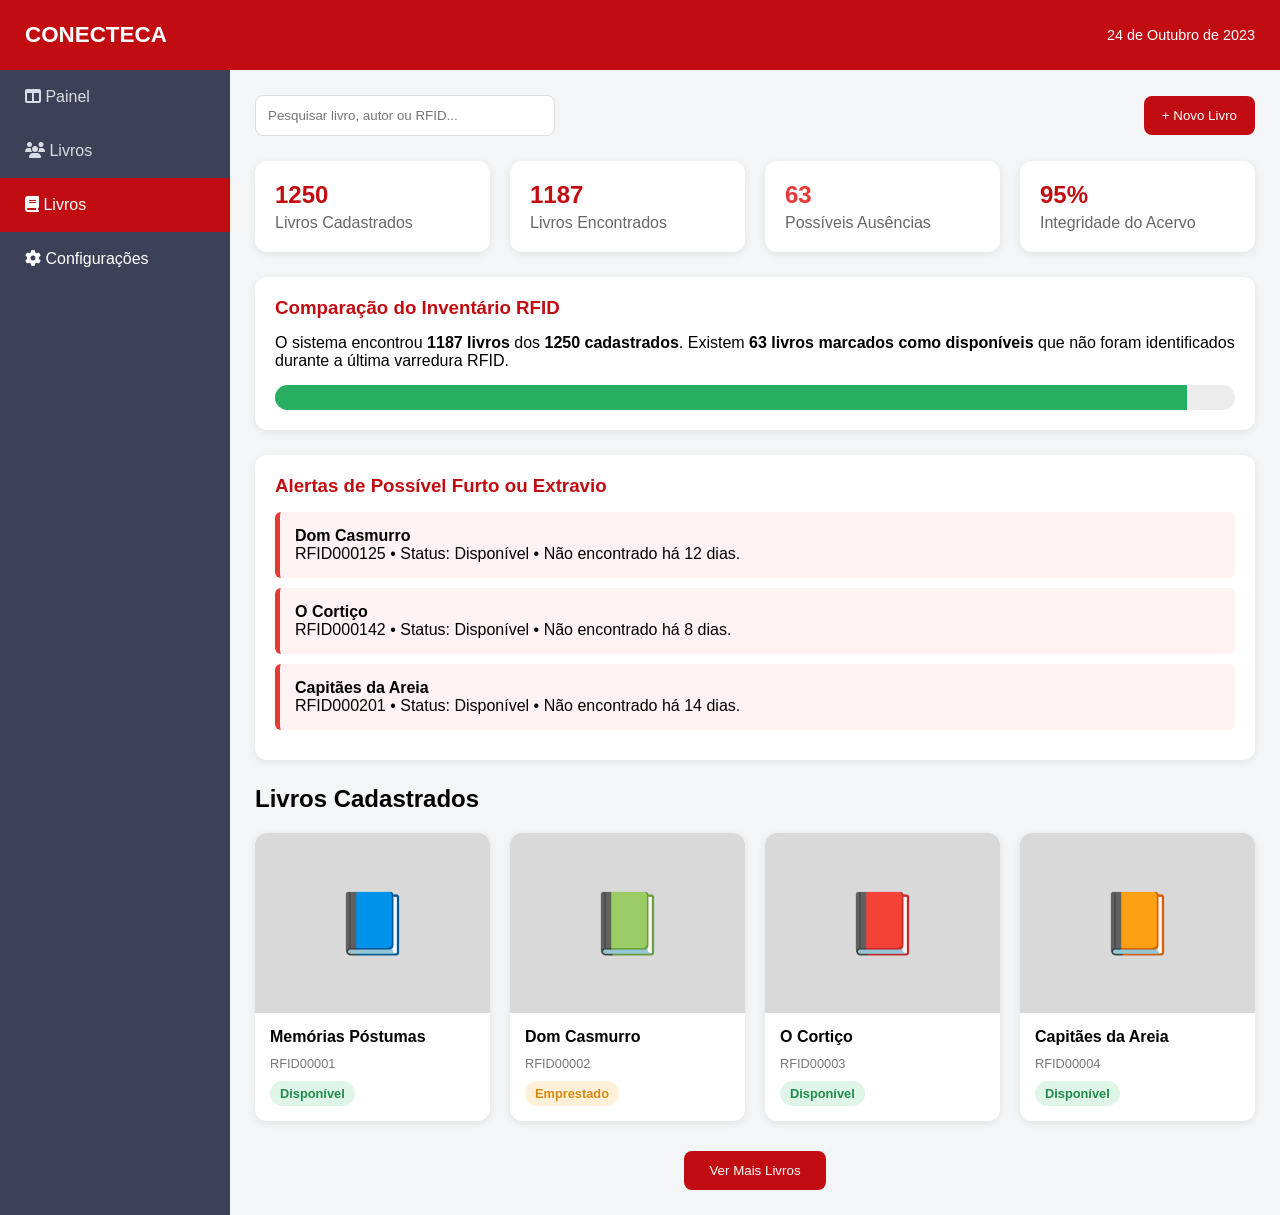
<file: ADM/Livros/index.html>
<!DOCTYPE html>
<html lang="pt-BR">

<head>
    <meta charset="UTF-8">
    <meta name="viewport" content="width=device-width, initial-scale=1.0">
    <title>CONECTECA - Livros</title>
    <link rel="stylesheet" href="style.css">
    <link rel="stylesheet" href="https://cdnjs.cloudflare.com/ajax/libs/font-awesome/6.5.1/css/all.min.css">
</head>

<body>

    <header>
        <div class="logo">CONECTECA</div>
        <div class="date">24 de Outubro de 2023</div>
    </header>

    <div class="container">

        <aside class="sidebar">
            <nav>
                    <ul>
                        <a href="C:\Users\fatec-dsm1\Desktop\Hackaton\hackaton\ADM\index.html" class="ass">
                            <li class="">
                                <i class="fa-solid fa-table-columns"></i>
                                Painel
                            </li>
                        </a>

                        <a href="C:\Users\fatec-dsm1\Desktop\Hackaton\hackaton\ADM\Livros\index.html" class="ass"><li>
                            <i class="fa-solid fa-users"></i>
                            Livros
                        </li></a>

                        <li class="active">
                            <i class="fa-solid fa-book"></i>
                            Livros
                        </li>

                        <li>
                            <i class="fa-solid fa-gear"></i>
                            Configurações
                        </li>
                    </ul>
                </nav>
        </aside>

        <main class="content">

            <div class="top-section">
                <input type="text" placeholder="Pesquisar livro, autor ou RFID...">
                <button class="btn">+ Novo Livro</button>
            </div>

            <div class="stats">

                <div class="stat-card">
                    <h2>1250</h2>
                    <p>Livros Cadastrados</p>
                </div>

                <div class="stat-card">
                    <h2>1187</h2>
                    <p>Livros Encontrados</p>
                </div>

                <div class="stat-card danger">
                    <h2>63</h2>
                    <p>Possíveis Ausências</p>
                </div>

                <div class="stat-card">
                    <h2>95%</h2>
                    <p>Integridade do Acervo</p>
                </div>

            </div>

            <section class="inventory">

                <h3>Comparação do Inventário RFID</h3>

                <p>
                    O sistema encontrou <strong>1187 livros</strong> dos
                    <strong>1250 cadastrados</strong>.
                    Existem <strong>63 livros marcados como disponíveis</strong>
                    que não foram identificados durante a última varredura RFID.
                </p>

                <div class="progress">
                    <div class="progress-bar"></div>
                </div>

            </section>

            <section class="alerts">

                <h3>Alertas de Possível Furto ou Extravio</h3>

                <div class="alert">
                    <strong>Dom Casmurro</strong><br>
                    RFID000125 • Status: Disponível • Não encontrado há 12 dias.
                </div>

                <div class="alert">
                    <strong>O Cortiço</strong><br>
                    RFID000142 • Status: Disponível • Não encontrado há 8 dias.
                </div>

                <div class="alert">
                    <strong>Capitães da Areia</strong><br>
                    RFID000201 • Status: Disponível • Não encontrado há 14 dias.
                </div>

            </section>

            <h2 class="books-title">Livros Cadastrados</h2>

            <div class="books-grid">

                <div class="book-card">
                    <div class="book-image">📘</div>
                    <div class="book-info">
                        <h4>Memórias Póstumas</h4>
                        <div class="rfid">RFID00001</div>
                        <span class="status available">Disponível</span>
                    </div>
                </div>

                <div class="book-card">
                    <div class="book-image">📗</div>
                    <div class="book-info">
                        <h4>Dom Casmurro</h4>
                        <div class="rfid">RFID00002</div>
                        <span class="status borrowed">Emprestado</span>
                    </div>
                </div>

                <div class="book-card">
                    <div class="book-image">📕</div>
                    <div class="book-info">
                        <h4>O Cortiço</h4>
                        <div class="rfid">RFID00003</div>
                        <span class="status available">Disponível</span>
                    </div>
                </div>

                <div class="book-card">
                    <div class="book-image">📙</div>
                    <div class="book-info">
                        <h4>Capitães da Areia</h4>
                        <div class="rfid">RFID00004</div>
                        <span class="status available">Disponível</span>
                    </div>
                </div>

                <!-- OCULTOS -->

                <div class="book-card hidden-book">
                    <div class="book-image">📘</div>
                    <div class="book-info">
                        <h4>1984</h4>
                        <div class="rfid">RFID00005</div>
                        <span class="status available">Disponível</span>
                    </div>
                </div>

                <div class="book-card hidden-book">
                    <div class="book-image">📗</div>
                    <div class="book-info">
                        <h4>O Pequeno Príncipe</h4>
                        <div class="rfid">RFID00006</div>
                        <span class="status borrowed">Emprestado</span>
                    </div>
                </div>

                <div class="book-card hidden-book">
                    <div class="book-image">📕</div>
                    <div class="book-info">
                        <h4>Harry Potter</h4>
                        <div class="rfid">RFID00007</div>
                        <span class="status available">Disponível</span>
                    </div>
                </div>

                <div class="book-card hidden-book">
                    <div class="book-image">📙</div>
                    <div class="book-info">
                        <h4>Senhor dos Anéis</h4>
                        <div class="rfid">RFID00008</div>
                        <span class="status available">Disponível</span>
                    </div>
                </div>

            </div>

            <div class="more">
                <button onclick="showMoreBooks()">
                    Ver Mais Livros
                </button>
            </div>

        </main>

    </div>

    <script>
        function showMoreBooks() {

            const books =
                document.querySelectorAll('.hidden-book');

            books.forEach(book => {
                book.style.display = 'block';
            });

            event.target.style.display = 'none';
        }
    </script>

</body>

</html>
</file>
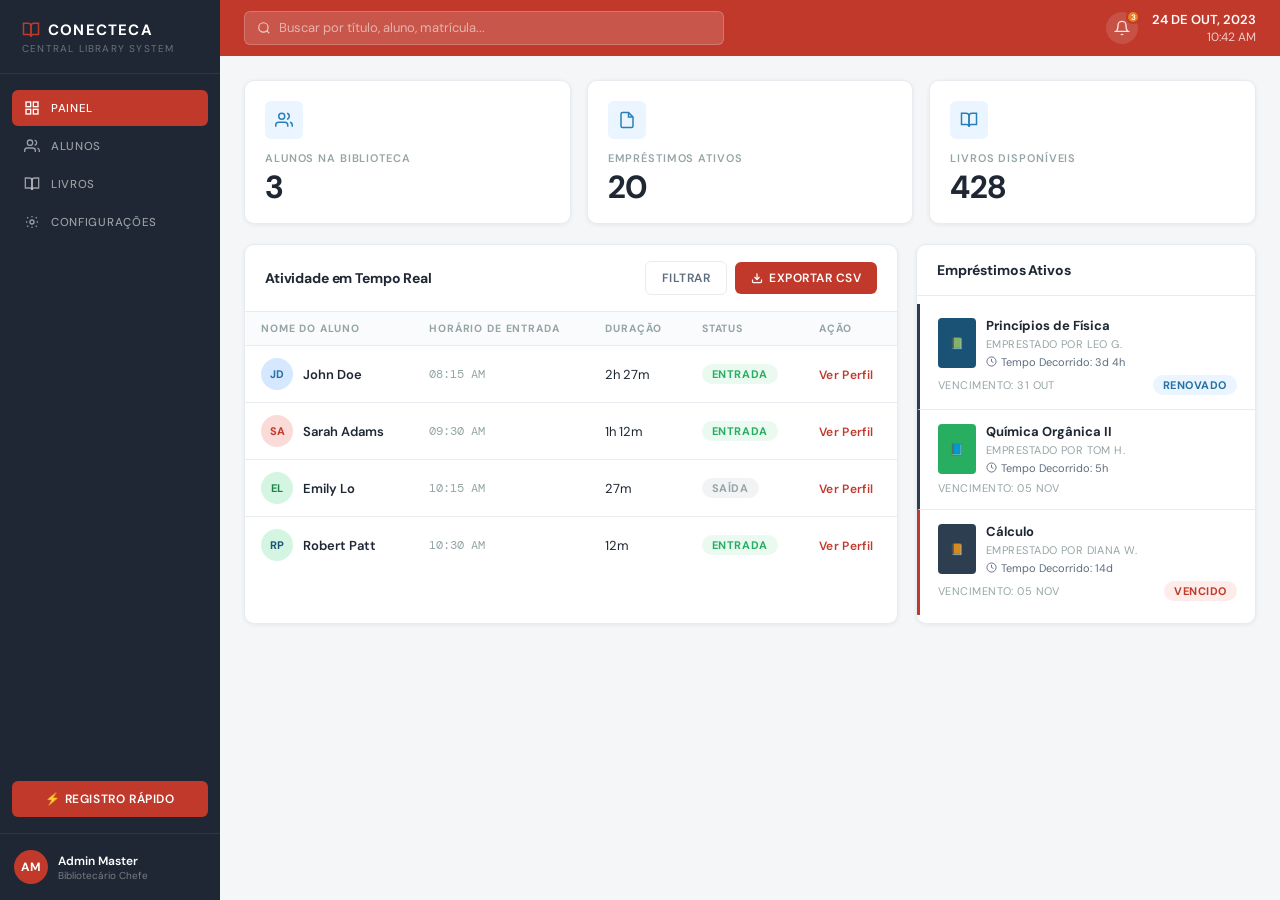
<file: ADM/conecteca.html>
<!DOCTYPE html>
<html lang="pt-BR">
<head>
<meta charset="UTF-8">
<meta name="viewport" content="width=device-width, initial-scale=1.0">
<title>CONECTECA — Sistema de Biblioteca</title>
<link href="https://fonts.googleapis.com/css2?family=DM+Sans:ital,wght@0,300;0,400;0,500;0,600;0,700;0,800;1,400&family=DM+Mono:wght@400;500&display=swap" rel="stylesheet">
<style>
  :root {
    --bg: #F5F6F8;
    --surface: #FFFFFF;
    --sidebar-bg: #1E2733;
    --sidebar-hover: #2A3444;
    --sidebar-active: #C0392B;
    --red: #C0392B;
    --red-light: #FDECEA;
    --red-mid: #E74C3C;
    --blue-dark: #1E2733;
    --blue-mid: #2C3E50;
    --blue-light: #ECF0F1;
    --blue-accent: #2980B9;
    --blue-accent-light: #EBF5FF;
    --text-primary: #1E2733;
    --text-secondary: #5D6D7E;
    --text-muted: #95A5A6;
    --border: #E8ECF0;
    --green: #27AE60;
    --green-light: #EAFAF1;
    --yellow: #E67E22;
    --yellow-light: #FEF0E0;
    --shadow-sm: 0 1px 4px rgba(30,39,51,0.07);
    --shadow-md: 0 4px 20px rgba(30,39,51,0.11);
    --radius: 10px;
    --radius-sm: 6px;
  }

  * { margin: 0; padding: 0; box-sizing: border-box; }

  body {
    font-family: 'DM Sans', sans-serif;
    background: var(--bg);
    color: var(--text-primary);
    display: flex;
    height: 100vh;
    overflow: hidden;
    font-size: 14px;
  }

  /* ── SIDEBAR ── */
  .sidebar {
    width: 220px;
    min-width: 220px;
    background: var(--sidebar-bg);
    display: flex;
    flex-direction: column;
    z-index: 10;
  }

  .sidebar-logo {
    padding: 20px 22px 18px;
    border-bottom: 1px solid rgba(255,255,255,0.07);
  }

  .sidebar-logo .brand {
    font-size: 15px;
    font-weight: 700;
    color: #fff;
    letter-spacing: 0.08em;
    text-transform: uppercase;
    display: flex;
    align-items: center;
    gap: 8px;
  }

  .sidebar-logo .brand svg { color: var(--red); }

  .sidebar-logo .sub {
    font-size: 10px;
    color: rgba(255,255,255,0.35);
    letter-spacing: 0.12em;
    text-transform: uppercase;
    margin-top: 2px;
  }

  .sidebar-nav {
    flex: 1;
    padding: 16px 12px;
    display: flex;
    flex-direction: column;
    gap: 2px;
  }

  .nav-item {
    display: flex;
    align-items: center;
    gap: 11px;
    padding: 10px 12px;
    border-radius: var(--radius-sm);
    color: rgba(255,255,255,0.55);
    font-size: 11.5px;
    font-weight: 500;
    letter-spacing: 0.06em;
    cursor: pointer;
    transition: all 0.18s;
    text-transform: uppercase;
  }

  .nav-item:hover { background: var(--sidebar-hover); color: #fff; }
  .nav-item.active { background: var(--red); color: #fff; }
  .nav-item svg { width: 16px; height: 16px; flex-shrink: 0; }

  .sidebar-footer {
    padding: 16px 14px;
    border-top: 1px solid rgba(255,255,255,0.07);
    display: flex;
    align-items: center;
    gap: 10px;
  }

  .sidebar-footer .avatar {
    width: 34px; height: 34px;
    background: var(--red);
    border-radius: 50%;
    display: flex; align-items: center; justify-content: center;
    font-size: 12px; font-weight: 700; color: #fff;
    flex-shrink: 0;
  }

  .sidebar-footer .info { flex: 1; min-width: 0; }
  .sidebar-footer .name { font-size: 12px; font-weight: 600; color: #fff; white-space: nowrap; overflow: hidden; text-overflow: ellipsis; }
  .sidebar-footer .role { font-size: 10px; color: rgba(255,255,255,0.4); }

  .btn-quick {
    margin: 0 12px 16px;
    background: var(--red);
    color: #fff;
    border: none;
    border-radius: var(--radius-sm);
    padding: 10px;
    font-family: inherit;
    font-size: 12px;
    font-weight: 600;
    letter-spacing: 0.05em;
    text-transform: uppercase;
    cursor: pointer;
    transition: background 0.15s;
  }
  .btn-quick:hover { background: var(--red-mid); }

  /* ── MAIN ── */
  .main {
    flex: 1;
    display: flex;
    flex-direction: column;
    overflow: hidden;
  }

  /* ── TOPBAR ── */
  .topbar {
    background: var(--red);
    height: 56px;
    display: flex;
    align-items: center;
    padding: 0 24px;
    gap: 16px;
    flex-shrink: 0;
  }

  .topbar-search {
    flex: 1;
    max-width: 480px;
    background: rgba(255,255,255,0.15);
    border: 1px solid rgba(255,255,255,0.2);
    border-radius: var(--radius-sm);
    display: flex;
    align-items: center;
    gap: 8px;
    padding: 0 12px;
    height: 34px;
    transition: background 0.15s;
  }

  .topbar-search:focus-within { background: rgba(255,255,255,0.22); }
  .topbar-search svg { color: rgba(255,255,255,0.7); flex-shrink: 0; }

  .topbar-search input {
    background: none;
    border: none;
    outline: none;
    color: #fff;
    font-family: inherit;
    font-size: 13px;
    flex: 1;
    width: 100%;
  }

  .topbar-search input::placeholder { color: rgba(255,255,255,0.55); }

  /* Topbar for audit page */
  .topbar-left-info { display: flex; flex-direction: column; }
  .topbar-crumb {
    font-size: 12px;
    color: rgba(255,255,255,0.6);
    display: flex;
    align-items: center;
    gap: 6px;
  }
  .topbar-crumb span { color: rgba(255,255,255,0.9); }
  .topbar-subtitle { font-size: 13px; font-weight: 700; color: #fff; margin-top: 1px; }

  .topbar-right {
    display: flex;
    align-items: center;
    gap: 14px;
    margin-left: auto;
  }

  .topbar-icon {
    width: 32px; height: 32px;
    border-radius: 50%;
    background: rgba(255,255,255,0.12);
    display: flex; align-items: center; justify-content: center;
    cursor: pointer;
    color: rgba(255,255,255,0.85);
    position: relative;
    transition: background 0.15s;
  }
  .topbar-icon:hover { background: rgba(255,255,255,0.2); }

  .badge {
    position: absolute;
    top: -2px; right: -2px;
    width: 14px; height: 14px;
    background: var(--yellow);
    border-radius: 50%;
    font-size: 8px;
    font-weight: 700;
    color: #fff;
    display: flex; align-items: center; justify-content: center;
    border: 2px solid var(--red);
  }

  .topbar-date {
    font-size: 12px;
    color: rgba(255,255,255,0.75);
    text-align: right;
    line-height: 1.4;
  }
  .topbar-date .day { font-weight: 600; color: #fff; font-size: 13px; }

  /* ── PAGE CONTENT ── */
  .page-content {
    flex: 1;
    overflow-y: auto;
    padding: 24px;
    display: none;
  }
  .page-content.active { display: block; }

  /* Topbar modes */
  #topbar-default { display: flex; flex: 1; gap: 16px; align-items: center; }
  #topbar-livros  { display: none; flex: 1; gap: 16px; align-items: center; }

  /* ── SECTION HEADER ── */
  .section-header {
    display: flex;
    align-items: flex-start;
    justify-content: space-between;
    margin-bottom: 20px;
    gap: 16px;
  }

  .section-title h1 {
    font-size: 22px;
    font-weight: 700;
    color: var(--text-primary);
    letter-spacing: -0.01em;
  }

  .section-title p {
    font-size: 13px;
    color: var(--text-secondary);
    margin-top: 3px;
  }

  .section-actions { display: flex; gap: 8px; align-items: center; flex-wrap: wrap; }

  /* ── BUTTONS ── */
  .btn {
    padding: 8px 16px;
    border-radius: var(--radius-sm);
    font-family: inherit;
    font-size: 12px;
    font-weight: 600;
    letter-spacing: 0.04em;
    cursor: pointer;
    border: none;
    transition: all 0.15s;
    text-transform: uppercase;
    display: flex; align-items: center; gap: 6px;
  }
  .btn-outline {
    background: var(--surface);
    border: 1.5px solid var(--border);
    color: var(--text-secondary);
  }
  .btn-outline:hover { border-color: var(--red); color: var(--red); }
  .btn-red { background: var(--red); color: #fff; }
  .btn-red:hover { background: var(--red-mid); }
  .btn-yellow { background: var(--yellow); color: #fff; }
  .btn-yellow:hover { opacity: 0.9; }
  .btn-dark { background: var(--blue-mid); color: #fff; }
  .btn-dark:hover { opacity: 0.85; }
  .btn-blue { background: var(--blue-accent); color: #fff; }
  .btn-blue:hover { opacity: 0.88; }
  .btn-green { background: var(--green); color: #fff; }
  .btn-green:hover { opacity: 0.88; }

  /* ── STAT CARDS ── */
  .stat-grid {
    display: grid;
    grid-template-columns: repeat(4, 1fr);
    gap: 16px;
    margin-bottom: 22px;
  }
  .stat-grid.three { grid-template-columns: repeat(3, 1fr); }

  .stat-card {
    background: var(--surface);
    border-radius: var(--radius);
    padding: 20px;
    box-shadow: var(--shadow-sm);
    border: 1px solid var(--border);
    position: relative;
    overflow: hidden;
  }

  .stat-card .stat-icon {
    width: 38px; height: 38px;
    border-radius: var(--radius-sm);
    display: flex; align-items: center; justify-content: center;
    margin-bottom: 12px;
  }
  .stat-card .icon-blue { background: #EBF5FF; color: #2980B9; }
  .stat-card .icon-red { background: var(--red-light); color: var(--red); }
  .stat-card .icon-green { background: var(--green-light); color: var(--green); }
  .stat-card .icon-yellow { background: var(--yellow-light); color: var(--yellow); }

  .stat-card .stat-label {
    font-size: 11px;
    font-weight: 600;
    letter-spacing: 0.08em;
    text-transform: uppercase;
    color: var(--text-muted);
    margin-bottom: 6px;
  }

  .stat-card .stat-value {
    font-size: 32px;
    font-weight: 700;
    color: var(--text-primary);
    letter-spacing: -0.02em;
    line-height: 1;
  }

  .stat-card.highlighted { border-left: 3px solid var(--red); }
  .stat-card.highlighted .stat-value { color: var(--red); }

  /* ── CONTENT GRID ── */
  .content-grid {
    display: grid;
    grid-template-columns: 1fr 340px;
    gap: 18px;
  }

  /* ── CARD ── */
  .card {
    background: var(--surface);
    border-radius: var(--radius);
    box-shadow: var(--shadow-sm);
    border: 1px solid var(--border);
    overflow: hidden;
  }

  .card-header {
    padding: 16px 20px;
    border-bottom: 1px solid var(--border);
    display: flex;
    align-items: center;
    justify-content: space-between;
    gap: 12px;
  }

  .card-title {
    font-size: 14px;
    font-weight: 700;
    color: var(--text-primary);
    letter-spacing: -0.01em;
  }

  .card-sub { font-size: 11px; color: var(--text-muted); margin-top: 1px; }
  .card-actions { display: flex; gap: 8px; align-items: center; }

  /* ── TABLE ── */
  table { width: 100%; border-collapse: collapse; }

  thead th {
    padding: 10px 16px;
    font-size: 10.5px;
    font-weight: 700;
    letter-spacing: 0.08em;
    text-transform: uppercase;
    color: var(--text-muted);
    text-align: left;
    border-bottom: 1px solid var(--border);
    background: #FAFBFC;
  }

  tbody tr {
    border-bottom: 1px solid var(--border);
    transition: background 0.12s;
    cursor: pointer;
  }
  tbody tr:last-child { border-bottom: none; }
  tbody tr:hover { background: #FAFBFC; }
  tbody tr.selected { background: #FEF0EF; }

  tbody td {
    padding: 12px 16px;
    font-size: 13px;
    color: var(--text-primary);
    vertical-align: middle;
  }

  /* ── AVATAR ── */
  .avatar-circle {
    width: 32px; height: 32px;
    border-radius: 50%;
    display: flex; align-items: center; justify-content: center;
    font-size: 11px; font-weight: 700;
    flex-shrink: 0;
  }

  .avatar-with-name { display: flex; align-items: center; gap: 10px; }
  .avatar-with-name .info .name { font-weight: 600; font-size: 13px; }
  .avatar-with-name .info .sub { font-size: 11px; color: var(--text-muted); margin-top: 1px; }

  .av-jd { background: #D5E8FF; color: #2471A3; }
  .av-sa { background: #FADBD8; color: #C0392B; }
  .av-el { background: #D5F5E3; color: #1E8449; }
  .av-rp { background: #D5F5E3; color: #1A5276; }
  .av-lo { background: #EBF5FB; color: #2471A3; }
  .av-ab { background: #FADBD8; color: #922B21; }
  .av-rm { background: #EBF5FB; color: #1A5276; }

  /* ── STATUS BADGE ── */
  .status {
    display: inline-flex;
    align-items: center;
    gap: 5px;
    padding: 3px 10px;
    border-radius: 20px;
    font-size: 11px;
    font-weight: 700;
    letter-spacing: 0.05em;
    text-transform: uppercase;
  }

  .status-entrada { background: #EAFAF1; color: var(--green); }
  .status-saida { background: #F2F3F4; color: var(--text-muted); }
  .status-presente { background: #EAFAF1; color: var(--green); }
  .status-ausente { background: #F2F3F4; color: var(--text-muted); }
  .status-renovado { background: #EBF5FF; color: #2471A3; }
  .status-vencido { background: var(--red-light); color: var(--red); }

  .s-ok { background: var(--green-light); color: var(--green); }
  .s-div { background: var(--red-light); color: var(--red); }
  .s-excess { background: var(--yellow-light); color: var(--yellow); }

  .dot { width: 7px; height: 7px; border-radius: 50%; }
  .dot-green { background: var(--green); }
  .dot-gray { background: var(--text-muted); }
  .dot8 { width: 8px; height: 8px; border-radius: 50%; flex-shrink: 0; }

  /* ── ACTION LINK ── */
  .action-link {
    color: var(--red);
    font-size: 12px;
    font-weight: 600;
    cursor: pointer;
    text-decoration: none;
    letter-spacing: 0.03em;
  }
  .action-link:hover { text-decoration: underline; }

  /* ── LOAN ITEMS ── */
  .loan-list { padding: 8px 0; }

  .loan-item {
    padding: 14px 18px;
    border-bottom: 1px solid var(--border);
    display: flex;
    flex-direction: column;
    gap: 6px;
    transition: background 0.12s;
    cursor: pointer;
  }
  .loan-item:last-child { border-bottom: none; }
  .loan-item:hover { background: #FAFBFC; }
  .loan-item-top { display: flex; align-items: flex-start; gap: 10px; }

  .book-thumb-placeholder {
    width: 38px; height: 50px;
    border-radius: 4px;
    flex-shrink: 0;
    display: flex; align-items: center; justify-content: center;
    font-size: 11px; font-weight: 700; color: rgba(255,255,255,0.8);
  }

  .loan-item .book-info { flex: 1; min-width: 0; }
  .loan-item .book-title { font-size: 13px; font-weight: 700; color: var(--text-primary); line-height: 1.3; }
  .loan-item .book-by { font-size: 11px; color: var(--text-muted); margin-top: 2px; text-transform: uppercase; letter-spacing: 0.04em; }
  .loan-item .time { font-size: 11px; color: var(--text-secondary); display: flex; align-items: center; gap: 4px; margin-top: 4px; }
  .loan-item-bottom { display: flex; align-items: center; justify-content: space-between; }
  .loan-item-bottom .due { font-size: 11px; color: var(--text-muted); letter-spacing: 0.04em; text-transform: uppercase; }

  .border-red { border-left: 3px solid var(--red); }
  .border-dark { border-left: 3px solid var(--blue-mid); }

  /* ── ALERT BOX ── */
  .alert-box {
    background: var(--red);
    border-radius: var(--radius);
    padding: 18px;
    color: #fff;
    margin-bottom: 16px;
  }

  .alert-box h3 {
    font-size: 11px;
    font-weight: 700;
    letter-spacing: 0.1em;
    text-transform: uppercase;
    color: rgba(255,255,255,0.7);
    margin-bottom: 8px;
    display: flex; align-items: center; gap: 6px;
  }

  .alert-box .alert-name { font-size: 16px; font-weight: 700; margin-bottom: 6px; }
  .alert-box .alert-desc { font-size: 12px; color: rgba(255,255,255,0.8); line-height: 1.5; margin-bottom: 12px; }

  .alert-book-row {
    display: flex; align-items: center; justify-content: space-between;
    background: rgba(255,255,255,0.12);
    border-radius: var(--radius-sm);
    padding: 8px 10px;
    margin-bottom: 6px;
    font-size: 12px; font-weight: 500;
  }

  .alert-book-row .days-badge {
    background: rgba(255,255,255,0.2);
    border-radius: 4px;
    padding: 2px 7px;
    font-size: 11px;
    font-weight: 700;
  }

  .btn-notify {
    width: 100%;
    background: rgba(255,255,255,0.15);
    border: 1.5px solid rgba(255,255,255,0.3);
    color: #fff;
    border-radius: var(--radius-sm);
    padding: 9px;
    font-family: inherit;
    font-size: 12px;
    font-weight: 700;
    letter-spacing: 0.05em;
    text-transform: uppercase;
    cursor: pointer;
    margin-top: 10px;
    transition: background 0.15s;
    display: flex; align-items: center; justify-content: center; gap: 6px;
  }
  .btn-notify:hover { background: rgba(255,255,255,0.25); }

  /* ── STUDENT ACTIVITY ── */
  .student-activity-card {
    background: var(--surface);
    border-radius: var(--radius);
    border: 1px solid var(--border);
    box-shadow: var(--shadow-sm);
    padding: 20px;
  }

  .student-activity-header {
    display: flex; align-items: center; justify-content: space-between;
    margin-bottom: 14px;
  }

  .student-profile-center {
    text-align: center;
    padding: 8px 0 14px;
    border-bottom: 1px solid var(--border);
    margin-bottom: 14px;
  }

  .student-profile-center .big-avatar {
    width: 56px; height: 56px;
    border-radius: 50%;
    background: #D5E8FF;
    color: #2471A3;
    display: flex; align-items: center; justify-content: center;
    font-size: 18px; font-weight: 700;
    margin: 0 auto 8px;
    position: relative;
  }

  .online-dot {
    position: absolute; bottom: 2px; right: 2px;
    width: 12px; height: 12px;
    background: var(--green);
    border: 2px solid #fff;
    border-radius: 50%;
  }

  .student-profile-center .stu-name { font-size: 15px; font-weight: 700; }
  .student-profile-center .stu-dept { font-size: 12px; color: var(--text-muted); margin-top: 2px; }

  .loans-label {
    font-size: 10px; font-weight: 700; letter-spacing: 0.08em;
    text-transform: uppercase; color: var(--text-muted);
    margin-bottom: 10px;
  }

  .loan-mini-item {
    display: flex; align-items: center; gap: 8px;
    padding: 8px 0;
    border-bottom: 1px solid var(--border);
  }
  .loan-mini-item:last-child { border-bottom: none; }

  .loan-mini-icon {
    width: 26px; height: 26px;
    background: var(--red-light);
    border-radius: 4px;
    display: flex; align-items: center; justify-content: center;
    flex-shrink: 0;
  }

  .loan-mini-info { flex: 1; min-width: 0; }
  .loan-mini-info .ltitle { font-size: 12px; font-weight: 600; white-space: nowrap; overflow: hidden; text-overflow: ellipsis; }
  .loan-mini-info .ldate { font-size: 11px; color: var(--text-muted); }

  /* ── FOOTER STAT GRID ── */
  .footer-stat-grid {
    display: grid;
    grid-template-columns: repeat(3, 1fr);
    gap: 16px;
    margin-top: 18px;
  }

  .footer-stat-card {
    background: var(--surface);
    border-radius: var(--radius);
    border: 1px solid var(--border);
    box-shadow: var(--shadow-sm);
    padding: 16px 20px;
    display: flex;
    align-items: center;
    gap: 14px;
  }

  .fsc-icon {
    width: 40px; height: 40px;
    border-radius: var(--radius-sm);
    display: flex; align-items: center; justify-content: center;
    flex-shrink: 0;
    font-size: 18px;
  }

  .fsc-label { font-size: 10px; font-weight: 700; letter-spacing: 0.08em; text-transform: uppercase; color: var(--text-muted); margin-bottom: 4px; }
  .fsc-value { font-size: 22px; font-weight: 800; color: var(--text-primary); letter-spacing: -0.02em; line-height: 1; }
  .fsc-value .sub { font-size: 12px; font-weight: 500; color: var(--green); margin-left: 4px; }
  .fsc-value.alerta { color: var(--red); }

  /* ── PAGINATION ── */
  .pagination { display: flex; align-items: center; gap: 4px; }

  .pg-btn {
    width: 28px; height: 28px;
    border-radius: 5px;
    border: 1.5px solid var(--border);
    background: var(--surface);
    color: var(--text-secondary);
    font-family: inherit;
    font-size: 12px;
    font-weight: 600;
    cursor: pointer;
    display: flex; align-items: center; justify-content: center;
    transition: all 0.12s;
  }
  .pg-btn:hover { border-color: var(--red); color: var(--red); }
  .pg-btn.active { background: var(--red); border-color: var(--red); color: #fff; }

  /* ── CAT TAG ── */
  .cat-tag {
    padding: 3px 9px;
    border-radius: 4px;
    font-size: 11px;
    font-weight: 600;
    background: var(--blue-light);
    color: var(--blue-mid);
    letter-spacing: 0.03em;
  }

  .cat {
    padding: 3px 8px;
    border-radius: 4px;
    font-size: 10.5px;
    font-weight: 600;
    background: var(--bg);
    color: var(--text-secondary);
  }

  /* ── MONO ── */
  .mono { font-family: 'DM Mono', monospace; font-size: 11.5px; color: var(--text-muted); }

  /* ── DIVIDER ── */
  .divider { border: none; border-top: 1px solid var(--border); margin: 0; }

  /* ── AUDIT PHASES ── */
  .audit-phases {
    display: flex;
    align-items: center;
    background: var(--surface);
    border-radius: var(--radius);
    border: 1px solid var(--border);
    margin-bottom: 20px;
    overflow: hidden;
    box-shadow: var(--shadow-sm);
  }

  .phase {
    flex: 1;
    padding: 14px 20px;
    display: flex;
    align-items: center;
    gap: 10px;
    border-right: 1px solid var(--border);
    cursor: pointer;
    transition: background 0.15s;
  }
  .phase:last-child { border-right: none; }
  .phase:hover { background: #FAFBFC; }
  .phase.done { background: var(--green-light); }
  .phase.active { background: var(--blue-accent-light); }

  .phase-num {
    width: 26px; height: 26px;
    border-radius: 50%;
    display: flex; align-items: center; justify-content: center;
    font-size: 11px; font-weight: 800;
    flex-shrink: 0;
    background: var(--border);
    color: var(--text-muted);
  }
  .phase.done .phase-num { background: var(--green); color: #fff; }
  .phase.active .phase-num { background: var(--blue-accent); color: #fff; }

  .phase-info .ph-label {
    font-size: 10.5px; font-weight: 700; letter-spacing: 0.07em;
    text-transform: uppercase; color: var(--text-muted);
  }
  .phase.done .phase-info .ph-label { color: var(--green); }
  .phase.active .phase-info .ph-label { color: var(--blue-accent); }
  .phase-info .ph-name { font-size: 12.5px; font-weight: 600; color: var(--text-primary); margin-top: 1px; }

  /* ── STAT STRIP (audit) ── */
  .stat-strip {
    display: grid;
    grid-template-columns: repeat(5, 1fr);
    gap: 14px;
    margin-bottom: 20px;
  }

  .stat-chip {
    background: var(--surface);
    border-radius: var(--radius);
    border: 1px solid var(--border);
    padding: 14px 16px;
    box-shadow: var(--shadow-sm);
  }

  .stat-chip .sc-label { font-size: 10px; font-weight: 700; letter-spacing: 0.08em; text-transform: uppercase; color: var(--text-muted); margin-bottom: 6px; }
  .stat-chip .sc-val { font-size: 26px; font-weight: 800; letter-spacing: -0.02em; line-height: 1; color: var(--text-primary); }
  .stat-chip .sc-sub { font-size: 11px; color: var(--text-muted); margin-top: 4px; }
  .stat-chip.danger { border-left: 3px solid var(--red); }
  .stat-chip.danger .sc-val { color: var(--red); }
  .stat-chip.ok { border-left: 3px solid var(--green); }
  .stat-chip.ok .sc-val { color: var(--green); }
  .stat-chip.warn { border-left: 3px solid var(--yellow); }
  .stat-chip.warn .sc-val { color: var(--yellow); }

  /* ── AUDIT GRID ── */
  .audit-grid {
    display: grid;
    grid-template-columns: 1fr 320px;
    gap: 18px;
    align-items: start;
  }

  /* ── AUDIT TABLE STYLES ── */
  .diff-cell { display: flex; align-items: center; gap: 6px; font-family: 'DM Mono', monospace; font-size: 12px; }
  .diff-neg { color: var(--red); font-weight: 700; }
  .diff-pos { color: var(--green); font-weight: 700; }
  .diff-zero { color: var(--text-muted); }

  .row-div td:first-child { border-left: 3px solid var(--red); }
  .row-ok td:first-child { border-left: 3px solid var(--green); }
  .row-excess td:first-child { border-left: 3px solid var(--yellow); }

  /* ── PROGRESS ── */
  .progress-wrap { padding: 14px 18px; border-bottom: 1px solid var(--border); }
  .progress-top { display: flex; justify-content: space-between; align-items: center; margin-bottom: 8px; }
  .progress-label { font-size: 11px; font-weight: 600; color: var(--text-secondary); }
  .progress-pct { font-size: 13px; font-weight: 800; color: var(--blue-accent); }
  .progress-bar-bg { height: 6px; background: var(--border); border-radius: 10px; overflow: hidden; }
  .progress-bar-fill { height: 100%; background: var(--blue-accent); border-radius: 10px; transition: width 0.8s ease; }

  /* ── FILTER BAR ── */
  .filter-bar {
    padding: 10px 18px;
    border-bottom: 1px solid var(--border);
    display: flex;
    gap: 6px;
    align-items: center;
    flex-wrap: wrap;
    background: #FAFBFC;
  }

  .filter-chip {
    padding: 4px 12px;
    border-radius: 20px;
    font-size: 11px;
    font-weight: 600;
    cursor: pointer;
    border: 1.5px solid var(--border);
    background: var(--surface);
    color: var(--text-secondary);
    transition: all 0.12s;
    letter-spacing: 0.03em;
  }
  .filter-chip:hover { border-color: var(--blue-accent); color: var(--blue-accent); }
  .filter-chip.active { background: var(--blue-dark); color: #fff; border-color: var(--blue-dark); }
  .filter-chip.red.active { background: var(--red); border-color: var(--red); color: #fff; }
  .filter-spacer { flex: 1; }

  .filter-search {
    background: var(--surface);
    border: 1.5px solid var(--border);
    border-radius: var(--radius-sm);
    padding: 5px 10px;
    font-family: inherit;
    font-size: 12px;
    color: var(--text-primary);
    outline: none;
    width: 180px;
  }
  .filter-search:focus { border-color: var(--blue-accent); }

  /* ── FAB BAR ── */
  .fab-bar {
    padding: 14px 18px;
    border-top: 1px solid var(--border);
    display: flex;
    gap: 8px;
    justify-content: flex-end;
    align-items: center;
    background: #FAFBFC;
  }
  .fab-bar .hint { font-size: 11px; color: var(--text-muted); margin-right: auto; }

  /* ── SUMMARY ROWS ── */
  .summary-row {
    display: flex;
    align-items: center;
    justify-content: space-between;
    padding: 11px 0;
    border-bottom: 1px solid var(--border);
  }
  .summary-row:last-child { border-bottom: none; }
  .summary-row .sr-label { font-size: 12px; color: var(--text-secondary); display: flex; align-items: center; gap: 7px; }
  .summary-row .sr-val { font-size: 15px; font-weight: 800; }

  /* ── SCANNER ── */
  .scanner-area {
    padding: 18px;
    border-bottom: 1px solid var(--border);
    background: #FAFBFC;
  }
  .scanner-label { font-size: 10px; font-weight: 700; letter-spacing: 0.08em; text-transform: uppercase; color: var(--text-muted); margin-bottom: 8px; }
  .scanner-input-row { display: flex; gap: 8px; }
  .scanner-input {
    flex: 1;
    background: var(--surface);
    border: 1.5px solid var(--border);
    border-radius: var(--radius-sm);
    padding: 9px 12px;
    font-family: 'DM Mono', monospace;
    font-size: 13px;
    color: var(--text-primary);
    outline: none;
    transition: border-color 0.15s;
  }
  .scanner-input:focus { border-color: var(--blue-accent); }
  .scanner-input::placeholder { color: var(--text-muted); font-size: 12px; }

  /* ── ACTIVITY LOG ── */
  .log-list { max-height: 260px; overflow-y: auto; }

  .log-item {
    padding: 10px 16px;
    border-bottom: 1px solid var(--border);
    display: flex;
    align-items: flex-start;
    gap: 10px;
  }
  .log-item:last-child { border-bottom: none; }
  .log-dot { width: 8px; height: 8px; border-radius: 50%; margin-top: 4px; flex-shrink: 0; }
  .log-info .lt { font-size: 12px; font-weight: 600; color: var(--text-primary); }
  .log-info .ls { font-size: 11px; color: var(--text-muted); margin-top: 1px; }
  .log-time { font-size: 10.5px; color: var(--text-muted); font-family: 'DM Mono', monospace; margin-left: auto; flex-shrink: 0; }

  /* ── BADGE INLINE ── */
  .badge-inline {
    display: inline-flex;
    align-items: center;
    justify-content: center;
    min-width: 20px;
    height: 18px;
    padding: 0 5px;
    border-radius: 4px;
    font-size: 10px;
    font-weight: 800;
    background: var(--red-light);
    color: var(--red);
  }

  /* ── MODAL ── */
  .modal-overlay {
    position: fixed;
    inset: 0;
    background: rgba(30,39,51,0.55);
    display: flex;
    align-items: center;
    justify-content: center;
    z-index: 50;
    animation: fadeIn 0.2s ease;
  }
  @keyframes fadeIn { from { opacity: 0; } to { opacity: 1; } }

  .modal {
    background: var(--surface);
    border-radius: 12px;
    box-shadow: 0 20px 60px rgba(0,0,0,0.2);
    width: 520px;
    max-width: 95vw;
    animation: slideUp 0.25s ease;
    overflow: hidden;
  }
  @keyframes slideUp { from { transform: translateY(16px); opacity: 0; } to { transform: translateY(0); opacity: 1; } }

  .modal-header {
    padding: 20px 24px 16px;
    border-bottom: 1px solid var(--border);
    display: flex;
    align-items: flex-start;
    justify-content: space-between;
  }
  .modal-header .mh-title { font-size: 16px; font-weight: 800; }
  .modal-header .mh-sub { font-size: 12px; color: var(--text-muted); margin-top: 2px; }
  .modal-close { cursor: pointer; color: var(--text-muted); padding: 2px; }
  .modal-close:hover { color: var(--text-primary); }
  .modal-body { padding: 20px 24px; }
  .modal-footer { padding: 14px 24px; border-top: 1px solid var(--border); display: flex; gap: 8px; justify-content: flex-end; }

  .form-group { margin-bottom: 14px; }
  .form-group label { font-size: 11px; font-weight: 700; letter-spacing: 0.06em; text-transform: uppercase; color: var(--text-muted); display: block; margin-bottom: 6px; }
  .form-input {
    width: 100%;
    background: var(--bg);
    border: 1.5px solid var(--border);
    border-radius: var(--radius-sm);
    padding: 9px 12px;
    font-family: inherit;
    font-size: 13px;
    color: var(--text-primary);
    outline: none;
    transition: border-color 0.15s;
  }
  .form-input:focus { border-color: var(--blue-accent); background: var(--surface); }
  .form-row { display: grid; grid-template-columns: 1fr 1fr; gap: 12px; }

  /* ── TOAST ── */
  .toast {
    position: fixed;
    bottom: 24px; right: 24px;
    background: var(--blue-dark);
    color: #fff;
    border-radius: var(--radius);
    padding: 12px 18px;
    font-size: 13px;
    font-weight: 500;
    box-shadow: var(--shadow-md);
    display: flex; align-items: center; gap: 10px;
    animation: slideIn 0.3s ease;
    z-index: 100;
  }
  @keyframes slideIn { from { transform: translateY(20px); opacity: 0; } to { transform: translateY(0); opacity: 1; } }

  /* ── SCROLLBAR ── */
  ::-webkit-scrollbar { width: 5px; height: 5px; }
  ::-webkit-scrollbar-track { background: transparent; }
  ::-webkit-scrollbar-thumb { background: var(--border); border-radius: 10px; }
  ::-webkit-scrollbar-thumb:hover { background: var(--text-muted); }

  .alert-triangle { color: var(--yellow); }
  .sys-val { font-weight: 600; color: var(--text-secondary); }
  .col-val { font-weight: 700; color: var(--text-primary); }
</style>
</head>
<body>

<!-- SIDEBAR -->
<aside class="sidebar">
  <div class="sidebar-logo">
    <div class="brand">
      <svg width="18" height="18" fill="none" stroke="currentColor" stroke-width="2" viewBox="0 0 24 24"><path d="M2 3h6a4 4 0 0 1 4 4v14a3 3 0 0 0-3-3H2z"/><path d="M22 3h-6a4 4 0 0 0-4 4v14a3 3 0 0 1 3-3h7z"/></svg>
      CONECTECA
    </div>
    <div class="sub">Central Library System</div>
  </div>

  <nav class="sidebar-nav">
    <div class="nav-item active" onclick="navigate('painel')">
      <svg fill="none" stroke="currentColor" stroke-width="2" viewBox="0 0 24 24"><rect x="3" y="3" width="7" height="7"/><rect x="14" y="3" width="7" height="7"/><rect x="14" y="14" width="7" height="7"/><rect x="3" y="14" width="7" height="7"/></svg>
      Painel
    </div>
    <div class="nav-item" onclick="navigate('alunos')">
      <svg fill="none" stroke="currentColor" stroke-width="2" viewBox="0 0 24 24"><path d="M17 21v-2a4 4 0 0 0-4-4H5a4 4 0 0 0-4 4v2"/><circle cx="9" cy="7" r="4"/><path d="M23 21v-2a4 4 0 0 0-3-3.87"/><path d="M16 3.13a4 4 0 0 1 0 7.75"/></svg>
      Alunos
    </div>
    <div class="nav-item" onclick="navigate('livros')">
      <svg fill="none" stroke="currentColor" stroke-width="2" viewBox="0 0 24 24"><path d="M2 3h6a4 4 0 0 1 4 4v14a3 3 0 0 0-3-3H2z"/><path d="M22 3h-6a4 4 0 0 0-4 4v14a3 3 0 0 1 3-3h7z"/></svg>
      Livros
    </div>
    <div class="nav-item" onclick="navigate('configuracoes')">
      <svg fill="none" stroke="currentColor" stroke-width="2" viewBox="0 0 24 24"><circle cx="12" cy="12" r="3"/><path d="M19.07 4.93l-1.41 1.41M19.07 19.07l-1.41-1.41M4.93 19.07l1.41-1.41M4.93 4.93l1.41 1.41M21 12h-2M5 12H3M12 21v-2M12 5V3"/></svg>
      Configurações
    </div>
  </nav>

  <button class="btn-quick">⚡ Registro Rápido</button>

  <div class="sidebar-footer">
    <div class="avatar">AM</div>
    <div class="info">
      <div class="name">Admin Master</div>
      <div class="role">Bibliotecário Chefe</div>
    </div>
  </div>
</aside>

<!-- MAIN -->
<main class="main">

  <!-- TOPBAR -->
  <div class="topbar">
    <!-- Default topbar (Painel / Alunos / Configurações) -->
    <div id="topbar-default">
      <div class="topbar-search">
        <svg width="14" height="14" fill="none" stroke="currentColor" stroke-width="2" viewBox="0 0 24 24"><circle cx="11" cy="11" r="8"/><path d="m21 21-4.35-4.35"/></svg>
        <input type="text" placeholder="Buscar por título, aluno, matrícula...">
      </div>
      <div class="topbar-right">
        <div class="topbar-icon">
          <svg width="16" height="16" fill="none" stroke="currentColor" stroke-width="2" viewBox="0 0 24 24"><path d="M18 8A6 6 0 0 0 6 8c0 7-3 9-3 9h18s-3-2-3-9"/><path d="M13.73 21a2 2 0 0 1-3.46 0"/></svg>
          <div class="badge">3</div>
        </div>
        <div class="topbar-date">
          <div class="day">24 DE OUT, 2023</div>
          <div>10:42 AM</div>
        </div>
      </div>
    </div>

    <!-- Livros topbar -->
    <div id="topbar-livros">
      <div class="topbar-left-info">
        <div class="topbar-crumb">
          <span style="color:rgba(255,255,255,0.6)">Livros</span>
          <svg width="12" height="12" fill="none" stroke="currentColor" stroke-width="2" viewBox="0 0 24 24"><polyline points="9 18 15 12 9 6"/></svg>
          <span>Auditoria de Acervo</span>
        </div>
        <div class="topbar-subtitle">AUD-2023-10-24 · Em andamento</div>
      </div>
      <div class="topbar-right">
        <div class="topbar-icon">
          <svg width="16" height="16" fill="none" stroke="currentColor" stroke-width="2" viewBox="0 0 24 24"><path d="M18 8A6 6 0 0 0 6 8c0 7-3 9-3 9h18s-3-2-3-9"/><path d="M13.73 21a2 2 0 0 1-3.46 0"/></svg>
          <div class="badge">3</div>
        </div>
        <div class="topbar-date">
          <div class="day">24 DE OUT, 2023</div>
          <div>10:42 AM</div>
        </div>
      </div>
    </div>
  </div>

  <!-- ==================== PAINEL ==================== -->
  <div class="page-content active" id="page-painel">
    <div class="stat-grid three" style="margin-bottom:20px">
      <div class="stat-card">
        <div class="stat-icon icon-blue">
          <svg width="18" height="18" fill="none" stroke="currentColor" stroke-width="2" viewBox="0 0 24 24"><path d="M17 21v-2a4 4 0 0 0-4-4H5a4 4 0 0 0-4 4v2"/><circle cx="9" cy="7" r="4"/><path d="M23 21v-2a4 4 0 0 0-3-3.87"/><path d="M16 3.13a4 4 0 0 1 0 7.75"/></svg>
        </div>
        <div class="stat-label">Alunos na Biblioteca</div>
        <div class="stat-value">3</div>
      </div>
      <div class="stat-card">
        <div class="stat-icon icon-blue">
          <svg width="18" height="18" fill="none" stroke="currentColor" stroke-width="2" viewBox="0 0 24 24"><path d="M14 2H6a2 2 0 0 0-2 2v16a2 2 0 0 0 2 2h12a2 2 0 0 0 2-2V8z"/><polyline points="14 2 14 8 20 8"/></svg>
        </div>
        <div class="stat-label">Empréstimos Ativos</div>
        <div class="stat-value">20</div>
      </div>
      <div class="stat-card">
        <div class="stat-icon icon-blue">
          <svg width="18" height="18" fill="none" stroke="currentColor" stroke-width="2" viewBox="0 0 24 24"><path d="M2 3h6a4 4 0 0 1 4 4v14a3 3 0 0 0-3-3H2z"/><path d="M22 3h-6a4 4 0 0 0-4 4v14a3 3 0 0 1 3-3h7z"/></svg>
        </div>
        <div class="stat-label">Livros Disponíveis</div>
        <div class="stat-value">428</div>
      </div>
    </div>

    <div class="content-grid">
      <div class="card">
        <div class="card-header">
          <span class="card-title">Atividade em Tempo Real</span>
          <div class="card-actions">
            <button class="btn btn-outline" onclick="showToast('Filtro aplicado')">Filtrar</button>
            <button class="btn btn-red" onclick="showToast('CSV exportado com sucesso!')">
              <svg width="12" height="12" fill="none" stroke="currentColor" stroke-width="2.5" viewBox="0 0 24 24"><path d="M21 15v4a2 2 0 0 1-2 2H5a2 2 0 0 1-2-2v-4"/><polyline points="7 10 12 15 17 10"/><line x1="12" y1="15" x2="12" y2="3"/></svg>
              Exportar CSV
            </button>
          </div>
        </div>
        <table>
          <thead>
            <tr>
              <th>Nome do Aluno</th>
              <th>Horário de Entrada</th>
              <th>Duração</th>
              <th>Status</th>
              <th>Ação</th>
            </tr>
          </thead>
          <tbody>
            <tr onclick="showToast('Perfil de John Doe carregado')">
              <td><div class="avatar-with-name"><div class="avatar-circle av-jd">JD</div><span style="font-weight:600">John Doe</span></div></td>
              <td class="mono">08:15 AM</td>
              <td>2h 27m</td>
              <td><span class="status status-entrada">Entrada</span></td>
              <td><a class="action-link">Ver Perfil</a></td>
            </tr>
            <tr onclick="showToast('Perfil de Sarah Adams carregado')">
              <td><div class="avatar-with-name"><div class="avatar-circle av-sa">SA</div><span style="font-weight:600">Sarah Adams</span></div></td>
              <td class="mono">09:30 AM</td>
              <td>1h 12m</td>
              <td><span class="status status-entrada">Entrada</span></td>
              <td><a class="action-link">Ver Perfil</a></td>
            </tr>
            <tr onclick="showToast('Perfil de Emily Lo carregado')">
              <td><div class="avatar-with-name"><div class="avatar-circle av-el">EL</div><span style="font-weight:600">Emily Lo</span></div></td>
              <td class="mono">10:15 AM</td>
              <td>27m</td>
              <td><span class="status status-saida">Saída</span></td>
              <td><a class="action-link">Ver Perfil</a></td>
            </tr>
            <tr onclick="showToast('Perfil de Robert Patt carregado')">
              <td><div class="avatar-with-name"><div class="avatar-circle av-rp">RP</div><span style="font-weight:600">Robert Patt</span></div></td>
              <td class="mono">10:30 AM</td>
              <td>12m</td>
              <td><span class="status status-entrada">Entrada</span></td>
              <td><a class="action-link">Ver Perfil</a></td>
            </tr>
          </tbody>
        </table>
      </div>

      <div class="card">
        <div class="card-header">
          <span class="card-title">Empréstimos Ativos</span>
        </div>
        <div class="loan-list">
          <div class="loan-item border-dark">
            <div class="loan-item-top">
              <div class="book-thumb-placeholder" style="background:#1A5276">📗</div>
              <div class="book-info">
                <div class="book-title">Princípios de Física</div>
                <div class="book-by">Emprestado por Leo G.</div>
                <div class="time">
                  <svg width="11" height="11" fill="none" stroke="currentColor" stroke-width="2" viewBox="0 0 24 24"><circle cx="12" cy="12" r="10"/><polyline points="12 6 12 12 16 14"/></svg>
                  Tempo Decorrido: 3d 4h
                </div>
              </div>
            </div>
            <div class="loan-item-bottom">
              <span class="due">Vencimento: 31 out</span>
              <span class="status status-renovado">Renovado</span>
            </div>
          </div>
          <div class="loan-item border-dark">
            <div class="loan-item-top">
              <div class="book-thumb-placeholder" style="background:#27AE60">📘</div>
              <div class="book-info">
                <div class="book-title">Química Orgânica II</div>
                <div class="book-by">Emprestado por Tom H.</div>
                <div class="time">
                  <svg width="11" height="11" fill="none" stroke="currentColor" stroke-width="2" viewBox="0 0 24 24"><circle cx="12" cy="12" r="10"/><polyline points="12 6 12 12 16 14"/></svg>
                  Tempo Decorrido: 5h
                </div>
              </div>
            </div>
            <div class="loan-item-bottom">
              <span class="due">Vencimento: 05 nov</span>
            </div>
          </div>
          <div class="loan-item border-red">
            <div class="loan-item-top">
              <div class="book-thumb-placeholder" style="background:#2C3E50">📙</div>
              <div class="book-info">
                <div class="book-title">Cálculo</div>
                <div class="book-by">Emprestado por Diana W.</div>
                <div class="time">
                  <svg width="11" height="11" fill="none" stroke="currentColor" stroke-width="2" viewBox="0 0 24 24"><circle cx="12" cy="12" r="10"/><polyline points="12 6 12 12 16 14"/></svg>
                  Tempo Decorrido: 14d
                </div>
              </div>
            </div>
            <div class="loan-item-bottom">
              <span class="due">Vencimento: 05 nov</span>
              <span class="status status-vencido">Vencido</span>
            </div>
          </div>
        </div>
      </div>
    </div>
  </div>

  <!-- ==================== ALUNOS ==================== -->
  <div class="page-content" id="page-alunos">
    <div class="section-header">
      <div class="section-title">
        <h1>Gestão de Alunos</h1>
        <p>Visualize o status, frequência e empréstimos ativos da comunidade acadêmica.</p>
      </div>
      <div class="section-actions">
        <button class="btn btn-outline" onclick="showToast('Filtros avançados abertos')">
          <svg width="13" height="13" fill="none" stroke="currentColor" stroke-width="2.5" viewBox="0 0 24 24"><polygon points="22 3 2 3 10 12.46 10 19 14 21 14 12.46 22 3"/></svg>
          Filtros Avançados
        </button>
        <button class="btn btn-red" onclick="showToast('Formulário de novo aluno aberto')">
          <svg width="13" height="13" fill="none" stroke="currentColor" stroke-width="2.5" viewBox="0 0 24 24"><path d="M16 21v-2a4 4 0 0 0-4-4H5a4 4 0 0 0-4 4v2"/><circle cx="8.5" cy="7" r="4"/><line x1="20" y1="8" x2="20" y2="14"/><line x1="23" y1="11" x2="17" y2="11"/></svg>
          Novo Aluno
        </button>
      </div>
    </div>

    <div class="content-grid">
      <div style="display:flex;flex-direction:column;gap:16px;">
        <div class="card">
          <div class="card-header">
            <div style="display:flex;align-items:center;gap:10px;">
              <span class="card-title">Listagem de Alunos</span>
              <span class="status status-entrada" style="font-size:10px">Ativos: 1.240</span>
              <span class="status status-vencido" style="font-size:10px">Atrasos: 12</span>
            </div>
          </div>
          <table>
            <thead>
              <tr>
                <th>Aluno</th>
                <th>Categoria</th>
                <th>Status</th>
                <th>Frequência</th>
                <th>Ações</th>
              </tr>
            </thead>
            <tbody>
              <tr onclick="showToast('Perfil de Lucas Oliveira carregado')">
                <td>
                  <div class="avatar-with-name">
                    <div class="avatar-circle av-lo">LO</div>
                    <div class="info">
                      <div class="name">Lucas Oliveira</div>
                      <div class="sub">Mat: 202300142</div>
                    </div>
                  </div>
                </td>
                <td><span class="cat-tag">Graduação</span></td>
                <td><span class="status status-presente"><span class="dot dot-green"></span>Presente</span></td>
                <td style="color:var(--text-secondary);font-size:12px">4x por semana</td>
                <td><svg width="16" height="16" fill="none" stroke="var(--text-muted)" stroke-width="2" viewBox="0 0 24 24" style="cursor:pointer"><path d="M1 12s4-8 11-8 11 8 11 8-4 8-11 8-11-8-11-8z"/><circle cx="12" cy="12" r="3"/></svg></td>
              </tr>
              <tr onclick="showToast('Alertas: Ana Beatriz Silva possui livros em atraso')">
                <td>
                  <div class="avatar-with-name">
                    <div class="avatar-circle av-ab">AB</div>
                    <div class="info">
                      <div class="name" style="display:flex;align-items:center;gap:6px">
                        Ana Beatriz Silva
                        <svg width="13" height="13" fill="none" stroke="var(--yellow)" stroke-width="2.5" viewBox="0 0 24 24" class="alert-triangle"><path d="M10.29 3.86L1.82 18a2 2 0 0 0 1.71 3h16.94a2 2 0 0 0 1.71-3L13.71 3.86a2 2 0 0 0-3.42 0z"/><line x1="12" y1="9" x2="12" y2="13"/><line x1="12" y1="17" x2="12.01" y2="17"/></svg>
                      </div>
                      <div class="sub">Mat: 202100889</div>
                    </div>
                  </div>
                </td>
                <td><span class="cat-tag">Pós-graduação</span></td>
                <td><span class="status status-ausente"><span class="dot dot-gray"></span>Ausente</span></td>
                <td style="color:var(--text-secondary);font-size:12px">2x por semana</td>
                <td><svg width="16" height="16" fill="none" stroke="var(--red)" stroke-width="2" viewBox="0 0 24 24" style="cursor:pointer"><path d="M4 4h16c1.1 0 2 .9 2 2v12c0 1.1-.9 2-2 2H4c-1.1 0-2-.9-2-2V6c0-1.1.9-2 2-2z"/><polyline points="22,6 12,13 2,6"/></svg></td>
              </tr>
              <tr onclick="showToast('Perfil de Dr. Ricardo Menezes carregado')">
                <td>
                  <div class="avatar-with-name">
                    <div class="avatar-circle av-rm">RM</div>
                    <div class="info">
                      <div class="name">Dr. Ricardo Menezes</div>
                      <div class="sub">ID: PROF_772</div>
                    </div>
                  </div>
                </td>
                <td><span class="cat-tag">Professor</span></td>
                <td><span class="status status-presente"><span class="dot dot-green"></span>Presente</span></td>
                <td style="color:var(--text-secondary);font-size:12px">Diário</td>
                <td><svg width="16" height="16" fill="none" stroke="var(--text-muted)" stroke-width="2" viewBox="0 0 24 24" style="cursor:pointer"><path d="M1 12s4-8 11-8 11 8 11 8-4 8-11 8-11-8-11-8z"/><circle cx="12" cy="12" r="3"/></svg></td>
              </tr>
            </tbody>
          </table>
          <div style="padding:12px 16px;border-top:1px solid var(--border);display:flex;align-items:center;justify-content:space-between;">
            <span style="font-size:12px;color:var(--text-muted)">Mostrando 12 de 1.240 alunos</span>
            <div class="pagination">
              <button class="pg-btn">‹</button>
              <button class="pg-btn active">1</button>
              <button class="pg-btn" onclick="showToast('Página 2 carregada')">2</button>
              <button class="pg-btn" onclick="showToast('Página 3 carregada')">3</button>
              <button class="pg-btn">›</button>
            </div>
          </div>
        </div>

        <div class="footer-stat-grid">
          <div class="footer-stat-card">
            <div class="fsc-icon" style="background:#EBF5FB;font-size:20px;">👥</div>
            <div>
              <div class="fsc-label">Total de Alunos</div>
              <div class="fsc-value">1.240 <span class="sub">↑ 12%</span></div>
            </div>
          </div>
          <div class="footer-stat-card">
            <div class="fsc-icon" style="background:#EAFAF1;font-size:20px;">🎓</div>
            <div>
              <div class="fsc-label">Presentes Agora</div>
              <div class="fsc-value">45 <span style="font-size:12px;color:var(--text-muted)">estudantes</span></div>
            </div>
          </div>
          <div class="footer-stat-card">
            <div class="fsc-icon" style="background:var(--red-light);font-size:20px;">⏱️</div>
            <div>
              <div class="fsc-label">Taxa de Atrasos</div>
              <div class="fsc-value alerta">0.9% <span class="status status-vencido" style="font-size:10px;vertical-align:middle">Alerta</span></div>
            </div>
          </div>
        </div>
      </div>

      <div style="display:flex;flex-direction:column;gap:16px;">
        <div class="alert-box">
          <h3>
            <svg width="12" height="12" fill="none" stroke="currentColor" stroke-width="2.5" viewBox="0 0 24 24"><circle cx="12" cy="12" r="10"/><line x1="12" y1="8" x2="12" y2="12"/><line x1="12" y1="16" x2="12.01" y2="16"/></svg>
            Alertas Críticos
          </h3>
          <div class="alert-name">Ana Beatriz Silva</div>
          <div class="alert-desc">Possui 2 livros com atraso superior a 5 dias. A conta foi bloqueada para novos empréstimos.</div>
          <div class="alert-book-row">
            <span>📖 Cálculo Estrutural II</span>
            <span class="days-badge">7 dias</span>
          </div>
          <div class="alert-book-row">
            <span>📖 Física Quântica</span>
            <span class="days-badge">5 dias</span>
          </div>
          <button class="btn-notify" onclick="showToast('Notificação de atraso enviada para Ana Beatriz')">
            <svg width="13" height="13" fill="none" stroke="currentColor" stroke-width="2" viewBox="0 0 24 24"><line x1="22" y1="2" x2="11" y2="13"/><polygon points="22 2 15 22 11 13 2 9 22 2"/></svg>
            Enviar Notificação de Atraso
          </button>
        </div>

        <div class="student-activity-card">
          <div class="student-activity-header">
            <span style="font-size:13px;font-weight:700">Atividade do Aluno</span>
            <a class="action-link" onclick="showToast('Histórico completo carregado')">Ver Histórico</a>
          </div>
          <div class="student-profile-center">
            <div class="big-avatar">LO<div class="online-dot"></div></div>
            <div class="stu-name">Lucas Oliveira</div>
            <div class="stu-dept">Engenharia Civil</div>
          </div>
          <div class="loans-label">Empréstimos Atuais (3)</div>
          <div class="loan-mini-item">
            <div class="loan-mini-icon">📕</div>
            <div class="loan-mini-info">
              <div class="ltitle">Introdução ao BIM</div>
              <div class="ldate">Devolve em: 15/10</div>
            </div>
            <span class="status status-entrada" style="font-size:10px">No Prazo</span>
          </div>
          <div class="loan-mini-item">
            <div class="loan-mini-icon">📗</div>
            <div class="loan-mini-info">
              <div class="ltitle">Resistência Materiais</div>
              <div class="ldate">Devolve em: 12/10</div>
            </div>
            <span class="status status-entrada" style="font-size:10px">No Prazo</span>
          </div>
          <div class="loan-mini-item">
            <div class="loan-mini-icon" style="background:var(--red-light)">📙</div>
            <div class="loan-mini-info">
              <div class="ltitle">Topografia Básica</div>
              <div class="ldate">Devolve em: 08/10</div>
            </div>
            <span class="status status-vencido" style="font-size:10px">Vence Hoje</span>
          </div>
        </div>
      </div>
    </div>
  </div>

  <!-- ==================== LIVROS (AUDITORIA) ==================== -->
  <div class="page-content" id="page-livros">

    <!-- Page Header -->
    <div class="section-header">
      <div class="section-title">
        <h1>Auditoria de Acervo</h1>
        <p>Comparação entre dados coletados pelo bibliotecário e o sistema de registro.</p>
      </div>
      <div class="section-actions">
        <button class="btn btn-outline" onclick="openModal('export')">
          <svg width="12" height="12" fill="none" stroke="currentColor" stroke-width="2.5" viewBox="0 0 24 24"><path d="M21 15v4a2 2 0 0 1-2 2H5a2 2 0 0 1-2-2v-4"/><polyline points="7 10 12 15 17 10"/><line x1="12" y1="15" x2="12" y2="3"/></svg>
          Exportar Relatório
        </button>
        <button class="btn btn-red" onclick="openModal('finalize')">
          <svg width="12" height="12" fill="none" stroke="currentColor" stroke-width="2.5" viewBox="0 0 24 24"><polyline points="20 6 9 17 4 12"/></svg>
          Finalizar Auditoria
        </button>
      </div>
    </div>

    <!-- Phase Bar -->
    <div class="audit-phases">
      <div class="phase done">
        <div class="phase-num"><svg width="12" height="12" fill="none" stroke="currentColor" stroke-width="3" viewBox="0 0 24 24"><polyline points="20 6 9 17 4 12"/></svg></div>
        <div class="phase-info">
          <div class="ph-label">Fase 1 · Concluído</div>
          <div class="ph-name">Configuração</div>
        </div>
      </div>
      <div class="phase done">
        <div class="phase-num"><svg width="12" height="12" fill="none" stroke="currentColor" stroke-width="3" viewBox="0 0 24 24"><polyline points="20 6 9 17 4 12"/></svg></div>
        <div class="phase-info">
          <div class="ph-label">Fase 2 · Concluído</div>
          <div class="ph-name">Coleta em Campo</div>
        </div>
      </div>
      <div class="phase active">
        <div class="phase-num">3</div>
        <div class="phase-info">
          <div class="ph-label">Fase 3 · Atual</div>
          <div class="ph-name">Comparação & Revisão</div>
        </div>
      </div>
      <div class="phase">
        <div class="phase-num">4</div>
        <div class="phase-info">
          <div class="ph-label">Fase 4 · Pendente</div>
          <div class="ph-name">Ajustes do Sistema</div>
        </div>
      </div>
      <div class="phase">
        <div class="phase-num">5</div>
        <div class="phase-info">
          <div class="ph-label">Fase 5 · Pendente</div>
          <div class="ph-name">Relatório Final</div>
        </div>
      </div>
    </div>

    <!-- Stat Strip -->
    <div class="stat-strip">
      <div class="stat-chip">
        <div class="sc-label">Total no Sistema</div>
        <div class="sc-val">12.480</div>
        <div class="sc-sub">Exemplares registrados</div>
      </div>
      <div class="stat-chip">
        <div class="sc-label">Coletados em Campo</div>
        <div class="sc-val">12.401</div>
        <div class="sc-sub">Verificados fisicamente</div>
      </div>
      <div class="stat-chip ok">
        <div class="sc-label">Conformes</div>
        <div class="sc-val">11</div>
        <div class="sc-sub">Títulos sem divergência</div>
      </div>
      <div class="stat-chip danger">
        <div class="sc-label">Divergentes</div>
        <div class="sc-val">5</div>
        <div class="sc-sub">Requerem ação</div>
      </div>
      <div class="stat-chip warn">
        <div class="sc-label">Excedentes</div>
        <div class="sc-val">2</div>
        <div class="sc-sub">Físico maior que sistema</div>
      </div>
    </div>

    <!-- Audit Grid -->
    <div class="audit-grid">

      <!-- LEFT: Comparison Table -->
      <div class="card">
        <div class="card-header">
          <div>
            <div class="card-title">Comparação de Acervo</div>
            <div class="card-sub">Sistema vs. Coleta Física — 18 títulos auditados</div>
          </div>
          <button class="btn btn-blue" onclick="openModal('scan')">
            <svg width="12" height="12" fill="none" stroke="currentColor" stroke-width="2.5" viewBox="0 0 24 24"><path d="M3 7V5a2 2 0 0 1 2-2h2"/><path d="M17 3h2a2 2 0 0 1 2 2v2"/><path d="M21 17v2a2 2 0 0 1-2 2h-2"/><path d="M7 21H5a2 2 0 0 1-2-2v-2"/><line x1="8" y1="12" x2="16" y2="12"/></svg>
            Registrar Leitura
          </button>
        </div>

        <div class="progress-wrap">
          <div class="progress-top">
            <span class="progress-label">Progresso da Auditoria — Estante B4, Corredor 2</span>
            <span class="progress-pct">73%</span>
          </div>
          <div class="progress-bar-bg">
            <div class="progress-bar-fill" style="width:73%"></div>
          </div>
        </div>

        <div class="filter-bar">
          <div class="filter-chip active" onclick="setFilter(this,'all')">Todos (18)</div>
          <div class="filter-chip red" onclick="setFilter(this,'div')">Divergentes <span class="badge-inline" style="margin-left:2px">5</span></div>
          <div class="filter-chip" onclick="setFilter(this,'ok')">Conformes</div>
          <div class="filter-chip" onclick="setFilter(this,'excess')">Excedentes</div>
          <div class="filter-spacer"></div>
          <input class="filter-search" placeholder="🔍  Buscar título ou ISBN..." oninput="filterTable(this.value)">
        </div>

        <div style="overflow-x:auto">
          <table id="audit-table">
            <thead>
              <tr>
                <th style="width:28%">Título</th>
                <th>ISBN</th>
                <th>Categoria</th>
                <th style="text-align:center">Sistema</th>
                <th style="text-align:center">Coletado</th>
                <th style="text-align:center">Diferença</th>
                <th>Status</th>
                <th>Ação</th>
              </tr>
            </thead>
            <tbody id="table-body"></tbody>
          </table>
        </div>

        <div class="fab-bar">
          <span class="hint">5 divergências encontradas — revise antes de finalizar</span>
          <button class="btn btn-outline" onclick="showToast('Exportando divergências...')">Exportar Divergências</button>
          <button class="btn btn-green" onclick="openModal('finalize')">
            <svg width="12" height="12" fill="none" stroke="currentColor" stroke-width="2.5" viewBox="0 0 24 24"><polyline points="20 6 9 17 4 12"/></svg>
            Finalizar & Aplicar Ajustes
          </button>
        </div>
      </div>

      <!-- RIGHT PANEL -->
      <div style="display:flex;flex-direction:column;gap:16px;">

        <!-- Summary -->
        <div class="card">
          <div class="card-header"><div class="card-title">Resumo da Auditoria</div></div>
          <div style="padding:0 18px">
            <div class="summary-row">
              <span class="sr-label"><span class="dot8" style="background:var(--green)"></span>Conformes</span>
              <span class="sr-val" style="color:var(--green)">11</span>
            </div>
            <div class="summary-row">
              <span class="sr-label"><span class="dot8" style="background:var(--red)"></span>Com déficit</span>
              <span class="sr-val" style="color:var(--red)">5</span>
            </div>
            <div class="summary-row">
              <span class="sr-label"><span class="dot8" style="background:var(--yellow)"></span>Com excedente</span>
              <span class="sr-val" style="color:var(--yellow)">2</span>
            </div>
            <div class="summary-row">
              <span class="sr-label"><span class="dot8" style="background:var(--text-muted)"></span>Não verificados</span>
              <span class="sr-val" style="color:var(--text-muted)">0</span>
            </div>
            <div class="summary-row" style="border-bottom:none;padding-bottom:14px">
              <span class="sr-label" style="font-weight:700;color:var(--text-primary)">Exemplares em falta</span>
              <span class="sr-val" style="color:var(--red)">−79</span>
            </div>
          </div>
        </div>

        <!-- Manual Insert -->
        <div class="card">
          <div class="card-header">
            <div>
              <div class="card-title">Inserção Manual</div>
              <div class="card-sub">Informe ISBN e quantidade coletada</div>
            </div>
          </div>
          <div class="scanner-area">
            <div class="scanner-label">ISBN do Livro</div>
            <div class="scanner-input-row">
              <input class="scanner-input" id="isbn-input" placeholder="Ex: 978-85-216-3035-7" />
              <button class="btn btn-blue" onclick="quickScan()">
                <svg width="13" height="13" fill="none" stroke="currentColor" stroke-width="2.5" viewBox="0 0 24 24"><line x1="12" y1="5" x2="12" y2="19"/><line x1="5" y1="12" x2="19" y2="12"/></svg>
              </button>
            </div>
          </div>
          <div style="padding:14px 18px;display:flex;flex-direction:column;gap:10px;">
            <div>
              <div class="scanner-label" style="margin-bottom:6px">Quantidade Coletada</div>
              <input class="scanner-input" id="qty-input" type="number" placeholder="Ex: 22" style="width:100%" />
            </div>
            <div>
              <div class="scanner-label" style="margin-bottom:6px">Observação (opcional)</div>
              <input class="scanner-input" id="obs-input" placeholder="Ex: 2 exemplares danificados" style="width:100%" />
            </div>
            <button class="btn btn-blue" style="width:100%;justify-content:center" onclick="submitScan()">
              Registrar Coleta
            </button>
          </div>
        </div>

        <!-- Activity Log -->
        <div class="card">
          <div class="card-header">
            <div class="card-title">Log de Atividade</div>
            <span style="font-size:11px;color:var(--text-muted)">Últimas ações</span>
          </div>
          <div class="log-list" id="log-list">
            <div class="log-item">
              <div class="log-dot" style="background:var(--red)"></div>
              <div class="log-info">
                <div class="lt">Fundamentos da Física I — Divergência</div>
                <div class="ls">Sistema: 25 · Coletado: 22 · Δ −3</div>
              </div>
              <div class="log-time">10:38</div>
            </div>
            <div class="log-item">
              <div class="log-dot" style="background:var(--yellow)"></div>
              <div class="log-info">
                <div class="lt">O Capital Vol 1 — Excedente</div>
                <div class="ls">Sistema: 15 · Coletado: 16 · Δ +1</div>
              </div>
              <div class="log-time">10:35</div>
            </div>
            <div class="log-item">
              <div class="log-dot" style="background:var(--green)"></div>
              <div class="log-info">
                <div class="lt">A República — Conforme</div>
                <div class="ls">Sistema: 12 · Coletado: 12 · Δ 0</div>
              </div>
              <div class="log-time">10:31</div>
            </div>
            <div class="log-item">
              <div class="log-dot" style="background:var(--green)"></div>
              <div class="log-info">
                <div class="lt">Cem Anos de Solidão — Conforme</div>
                <div class="ls">Sistema: 8 · Coletado: 8 · Δ 0</div>
              </div>
              <div class="log-time">10:28</div>
            </div>
            <div class="log-item">
              <div class="log-dot" style="background:var(--red)"></div>
              <div class="log-info">
                <div class="lt">Cálculo Vol 2 — Divergência</div>
                <div class="ls">Sistema: 30 · Coletado: 24 · Δ −6</div>
              </div>
              <div class="log-time">10:22</div>
            </div>
          </div>
        </div>

      </div>
    </div>
  </div>

  <!-- ==================== CONFIGURAÇÕES ==================== -->
  <div class="page-content" id="page-configuracoes">
    <div class="section-header">
      <div class="section-title">
        <h1>Configurações</h1>
        <p>Gerencie as preferências do sistema CONECTECA.</p>
      </div>
    </div>
    <div class="card" style="max-width:600px;">
      <div class="card-header"><span class="card-title">Sistema</span></div>
      <div style="padding:20px;display:flex;flex-direction:column;gap:18px;">
        <div style="display:flex;align-items:center;justify-content:space-between;">
          <div>
            <div style="font-weight:600;font-size:13px">Notificações de Vencimento</div>
            <div style="font-size:12px;color:var(--text-muted);margin-top:2px">Alertas automáticos 48h antes do vencimento</div>
          </div>
          <div onclick="this.classList.toggle('on');showToast(this.classList.contains('on')?'Notificações ativadas':'Notificações desativadas')" style="width:42px;height:24px;border-radius:12px;background:var(--green);cursor:pointer;position:relative;transition:background 0.2s;display:flex;align-items:center;padding:3px;">
            <div style="width:18px;height:18px;border-radius:50%;background:#fff;margin-left:auto;box-shadow:0 1px 4px rgba(0,0,0,0.2)"></div>
          </div>
        </div>
        <hr class="divider">
        <div style="display:flex;align-items:center;justify-content:space-between;">
          <div>
            <div style="font-weight:600;font-size:13px">Renovação Automática</div>
            <div style="font-size:12px;color:var(--text-muted);margin-top:2px">Renova empréstimos sem atraso automaticamente</div>
          </div>
          <div onclick="this.classList.toggle('on');showToast(this.classList.contains('on')?'Renovação automática ativada':'Renovação automática desativada')" style="width:42px;height:24px;border-radius:12px;background:var(--border);cursor:pointer;position:relative;transition:background 0.2s;display:flex;align-items:center;padding:3px;">
            <div style="width:18px;height:18px;border-radius:50%;background:#fff;box-shadow:0 1px 4px rgba(0,0,0,0.2)"></div>
          </div>
        </div>
        <hr class="divider">
        <div style="display:flex;align-items:center;justify-content:space-between;">
          <div>
            <div style="font-weight:600;font-size:13px">Exportação Automática CSV</div>
            <div style="font-size:12px;color:var(--text-muted);margin-top:2px">Gera relatório diário às 23h59</div>
          </div>
          <div onclick="this.classList.toggle('on');showToast(this.classList.contains('on')?'Exportação ativada':'Exportação desativada')" style="width:42px;height:24px;border-radius:12px;background:var(--border);cursor:pointer;position:relative;transition:background 0.2s;display:flex;align-items:center;padding:3px;">
            <div style="width:18px;height:18px;border-radius:50%;background:#fff;box-shadow:0 1px 4px rgba(0,0,0,0.2)"></div>
          </div>
        </div>
        <hr class="divider">
        <div style="text-align:right">
          <button class="btn btn-red" onclick="showToast('Configurações salvas com sucesso!')">Salvar Configurações</button>
        </div>
      </div>
    </div>
  </div>

</main>

<!-- ==================== MODALS ==================== -->

<!-- MODAL SCAN -->
<div class="modal-overlay" id="modal-scan" style="display:none" onclick="closeModal('scan')">
  <div class="modal" onclick="event.stopPropagation()">
    <div class="modal-header">
      <div>
        <div class="mh-title">Registrar Leitura de Campo</div>
        <div class="mh-sub">Insira os dados coletados pelo bibliotecário na estante</div>
      </div>
      <div class="modal-close" onclick="closeModal('scan')">
        <svg width="18" height="18" fill="none" stroke="currentColor" stroke-width="2" viewBox="0 0 24 24"><line x1="18" y1="6" x2="6" y2="18"/><line x1="6" y1="6" x2="18" y2="18"/></svg>
      </div>
    </div>
    <div class="modal-body">
      <div class="form-group">
        <label>ISBN ou Código de Barras</label>
        <input class="form-input" placeholder="Escaneie ou insira manualmente..." />
      </div>
      <div class="form-row">
        <div class="form-group" style="margin-bottom:0">
          <label>Qtd. Coletada Fisicamente</label>
          <input class="form-input" type="number" placeholder="0" />
        </div>
        <div class="form-group" style="margin-bottom:0">
          <label>Estado dos Exemplares</label>
          <select class="form-input"><option>Bom</option><option>Uso Regular</option><option>Danificado</option></select>
        </div>
      </div>
      <div class="form-group" style="margin-top:14px">
        <label>Localização Verificada</label>
        <input class="form-input" placeholder="Ex: Estante B4, Corredor 2" />
      </div>
      <div class="form-group">
        <label>Observações</label>
        <input class="form-input" placeholder="Notas sobre divergências ou condição do livro..." />
      </div>
    </div>
    <div class="modal-footer">
      <button class="btn btn-outline" onclick="closeModal('scan')">Cancelar</button>
      <button class="btn btn-blue" onclick="closeModal('scan');showToast('Leitura registrada com sucesso!')">Registrar Leitura</button>
    </div>
  </div>
</div>

<!-- MODAL FINALIZE -->
<div class="modal-overlay" id="modal-finalize" style="display:none" onclick="closeModal('finalize')">
  <div class="modal" onclick="event.stopPropagation()">
    <div class="modal-header">
      <div>
        <div class="mh-title">Finalizar Auditoria</div>
        <div class="mh-sub">Confirme os ajustes a serem aplicados no sistema</div>
      </div>
      <div class="modal-close" onclick="closeModal('finalize')">
        <svg width="18" height="18" fill="none" stroke="currentColor" stroke-width="2" viewBox="0 0 24 24"><line x1="18" y1="6" x2="6" y2="18"/><line x1="6" y1="6" x2="18" y2="18"/></svg>
      </div>
    </div>
    <div class="modal-body">
      <div style="background:var(--red-light);border-radius:var(--radius-sm);padding:14px;margin-bottom:16px;border-left:3px solid var(--red)">
        <div style="font-size:12px;font-weight:700;color:var(--red);margin-bottom:4px">⚠️ Atenção — Ação Irreversível</div>
        <div style="font-size:12px;color:var(--text-secondary);line-height:1.5">Os dados do sistema serão atualizados com base na coleta. Esta ação gerará um relatório de auditoria e não pode ser desfeita.</div>
      </div>
      <div style="display:flex;flex-direction:column;gap:8px">
        <div style="display:flex;justify-content:space-between;padding:9px 12px;background:var(--bg);border-radius:var(--radius-sm);font-size:12px">
          <span style="color:var(--text-secondary)">Títulos com ajuste de baixa</span>
          <span style="font-weight:700;color:var(--red)">5 títulos (−79 exemplares)</span>
        </div>
        <div style="display:flex;justify-content:space-between;padding:9px 12px;background:var(--bg);border-radius:var(--radius-sm);font-size:12px">
          <span style="color:var(--text-secondary)">Títulos com ajuste de acréscimo</span>
          <span style="font-weight:700;color:var(--yellow)">2 títulos (+3 exemplares)</span>
        </div>
        <div style="display:flex;justify-content:space-between;padding:9px 12px;background:var(--bg);border-radius:var(--radius-sm);font-size:12px">
          <span style="color:var(--text-secondary)">Títulos sem alteração</span>
          <span style="font-weight:700;color:var(--green)">11 títulos</span>
        </div>
      </div>
    </div>
    <div class="modal-footer">
      <button class="btn btn-outline" onclick="closeModal('finalize')">Cancelar</button>
      <button class="btn btn-red" onclick="closeModal('finalize');showToast('Auditoria finalizada! Relatório gerado.')">Confirmar e Aplicar</button>
    </div>
  </div>
</div>

<!-- MODAL EXPORT -->
<div class="modal-overlay" id="modal-export" style="display:none" onclick="closeModal('export')">
  <div class="modal" onclick="event.stopPropagation()">
    <div class="modal-header">
      <div>
        <div class="mh-title">Exportar Relatório</div>
        <div class="mh-sub">Escolha o formato e o escopo do relatório</div>
      </div>
      <div class="modal-close" onclick="closeModal('export')">
        <svg width="18" height="18" fill="none" stroke="currentColor" stroke-width="2" viewBox="0 0 24 24"><line x1="18" y1="6" x2="6" y2="18"/><line x1="6" y1="6" x2="18" y2="18"/></svg>
      </div>
    </div>
    <div class="modal-body">
      <div class="form-group">
        <label>Formato</label>
        <select class="form-input"><option>CSV — Planilha de Dados</option><option>PDF — Relatório Formatado</option><option>XLSX — Excel</option></select>
      </div>
      <div class="form-group">
        <label>Escopo</label>
        <select class="form-input"><option>Todos os títulos auditados</option><option>Apenas divergências</option><option>Apenas conformes</option></select>
      </div>
    </div>
    <div class="modal-footer">
      <button class="btn btn-outline" onclick="closeModal('export')">Cancelar</button>
      <button class="btn btn-blue" onclick="closeModal('export');showToast('Relatório exportado com sucesso!')">Exportar</button>
    </div>
  </div>
</div>

<!-- TOAST -->
<div class="toast" id="toast" style="display:none">
  <svg width="14" height="14" fill="none" stroke="currentColor" stroke-width="2.5" viewBox="0 0 24 24"><polyline points="20 6 9 17 4 12"/></svg>
  <span id="toast-msg">Ação concluída</span>
</div>

<script>
  // ── NAVIGATION ──
  function navigate(page) {
    document.querySelectorAll('.nav-item').forEach(i => i.classList.remove('active'));
    document.querySelectorAll('.page-content').forEach(p => p.classList.remove('active'));

    const pages = ['painel','alunos','livros','configuracoes'];
    const idx = pages.indexOf(page);
    if (idx >= 0) document.querySelectorAll('.nav-item')[idx].classList.add('active');

    const target = document.getElementById('page-' + page);
    if (target) target.classList.add('active');

    // Toggle topbar mode
    const defaultBar = document.getElementById('topbar-default');
    const livrosBar  = document.getElementById('topbar-livros');
    if (page === 'livros') {
      defaultBar.style.display = 'none';
      livrosBar.style.display  = 'flex';
    } else {
      defaultBar.style.display = 'flex';
      livrosBar.style.display  = 'none';
    }
  }

  // ── TOAST ──
  let toastTimer;
  function showToast(msg) {
    const t = document.getElementById('toast');
    document.getElementById('toast-msg').textContent = msg;
    t.style.display = 'flex';
    clearTimeout(toastTimer);
    toastTimer = setTimeout(() => { t.style.display = 'none'; }, 2800);
  }

  // ── AUDIT TABLE DATA ──
  const books = [
    { title: 'Fundamentos da Física I',  isbn: '978-85-216-3035-7', cat: 'Acadêmico',  sys: 25, col: 22, obs: '3 não localizados' },
    { title: 'Cálculo Vol 2',            isbn: '978-85-359-0011-5', cat: 'Acadêmico',  sys: 30, col: 24, obs: '6 exemplares ausentes' },
    { title: 'Termodinâmica Aplicada',   isbn: '978-85-216-4102-3', cat: 'Engenharia', sys: 18, col: 14, obs: '2 com dano, 2 ausentes' },
    { title: 'Química Orgânica II',      isbn: '978-85-216-5233-1', cat: 'Acadêmico',  sys: 20, col: 17, obs: '3 não localizados' },
    { title: 'Microeconomia',            isbn: '978-85-359-2245-0', cat: 'Economia',   sys: 12, col: 9,  obs: '3 sem registro de saída' },
    { title: 'O Capital, Vol 1',         isbn: '978-85-359-5678-9', cat: 'Economia',   sys: 15, col: 16, obs: 'Exemplar não registrado' },
    { title: 'Sociologia Geral',         isbn: '978-85-359-8871-2', cat: 'Humanas',    sys: 9,  col: 11, obs: '2 sem registro' },
    { title: 'A República',             isbn: '978-85-359-0232-4', cat: 'Filosofia',  sys: 12, col: 12, obs: '' },
    { title: 'Cem Anos de Solidão',      isbn: '978-85-359-1234-5', cat: 'Literatura', sys: 8,  col: 8,  obs: '' },
    { title: 'Dom Quixote',             isbn: '978-85-359-7741-9', cat: 'Literatura', sys: 6,  col: 6,  obs: '' },
    { title: 'Mecânica dos Sólidos',     isbn: '978-85-216-6100-5', cat: 'Engenharia', sys: 14, col: 14, obs: '' },
    { title: 'Álgebra Linear',          isbn: '978-85-216-2201-7', cat: 'Acadêmico',  sys: 22, col: 22, obs: '' },
    { title: 'Física Quântica Moderna',  isbn: '978-85-216-9100-8', cat: 'Acadêmico',  sys: 10, col: 10, obs: '' },
    { title: 'Direito Constitucional',   isbn: '978-85-359-4430-3', cat: 'Direito',    sys: 16, col: 16, obs: '' },
    { title: 'Filosofia da Ciência',     isbn: '978-85-359-3321-5', cat: 'Filosofia',  sys: 7,  col: 7,  obs: '' },
    { title: 'Sistemas Operacionais',    isbn: '978-85-216-8811-4', cat: 'TI',         sys: 11, col: 11, obs: '' },
    { title: 'Banco de Dados Avançado',  isbn: '978-85-216-7720-9', cat: 'TI',         sys: 9,  col: 9,  obs: '' },
    { title: 'Resistência dos Materiais',isbn: '978-85-216-1190-5', cat: 'Engenharia', sys: 19, col: 19, obs: '' },
  ];

  function getStatus(sys, col) {
    const d = col - sys;
    if (d === 0) return { label: 'Conforme', cls: 's-ok',     row: 'row-ok' };
    if (d < 0)   return { label: 'Déficit',  cls: 's-div',    row: 'row-div' };
    return             { label: 'Excedente', cls: 's-excess', row: 'row-excess' };
  }

  function renderTable(data) {
    const tbody = document.getElementById('table-body');
    tbody.innerHTML = data.map(b => {
      const diff = b.col - b.sys;
      const st = getStatus(b.sys, b.col);
      const diffHTML = diff === 0
        ? `<span class="diff-zero">—</span>`
        : diff < 0
          ? `<span class="diff-neg">${diff}</span>`
          : `<span class="diff-pos">+${diff}</span>`;
      return `
        <tr class="${st.row}" onclick="rowClick('${b.title.replace(/'/g,"\\'")}',${b.sys},${b.col},'${b.obs.replace(/'/g,"\\'")}')">
          <td style="font-weight:600;font-size:12.5px">${b.title}</td>
          <td class="mono">${b.isbn}</td>
          <td><span class="cat">${b.cat}</span></td>
          <td style="text-align:center"><span class="sys-val">${b.sys}</span></td>
          <td style="text-align:center"><span class="col-val">${b.col}</span></td>
          <td style="text-align:center"><div class="diff-cell" style="justify-content:center">${diffHTML}</div></td>
          <td><span class="status ${st.cls}">${st.label}</span></td>
          <td><a style="font-size:11.5px;font-weight:700;color:var(--red);cursor:pointer" onclick="event.stopPropagation();showToast('Revisão iniciada: ${b.title.replace(/'/g,"\\'")}')">${diff !== 0 ? 'Revisar' : 'Ver'}</a></td>
        </tr>`;
    }).join('');
  }

  renderTable(books);

  function filterTable(q) {
    const filtered = books.filter(b => b.title.toLowerCase().includes(q.toLowerCase()) || b.isbn.includes(q));
    renderTable(filtered);
  }

  function setFilter(el, type) {
    document.querySelectorAll('.filter-chip').forEach(c => c.classList.remove('active'));
    el.classList.add('active');
    let data = books;
    if (type === 'div')    data = books.filter(b => b.col < b.sys);
    if (type === 'ok')     data = books.filter(b => b.col === b.sys);
    if (type === 'excess') data = books.filter(b => b.col > b.sys);
    renderTable(data);
  }

  function rowClick(title, sys, col, obs) {
    const diff = col - sys;
    const msg = diff === 0
      ? `${title} — Conforme (${sys} exemplares)`
      : diff < 0
        ? `${title} — Déficit de ${Math.abs(diff)} exemplar(es). ${obs}`
        : `${title} — Excedente de ${diff} exemplar(es). ${obs}`;
    showToast(msg);
  }

  // ── MODALS ──
  function openModal(id)  { document.getElementById('modal-' + id).style.display = 'flex'; }
  function closeModal(id) { document.getElementById('modal-' + id).style.display = 'none'; }

  // ── QUICK SCAN ──
  function quickScan() {
    const isbn = document.getElementById('isbn-input').value.trim();
    const book = books.find(b => b.isbn === isbn);
    if (book) {
      document.getElementById('qty-input').value = book.col;
      showToast(`ISBN encontrado: ${book.title}`);
    } else if (isbn) {
      showToast('ISBN não localizado no sistema.');
    }
  }

  function submitScan() {
    const isbn = document.getElementById('isbn-input').value.trim();
    const qty  = document.getElementById('qty-input').value;
    const obs  = document.getElementById('obs-input').value;
    if (!isbn || !qty) { showToast('Preencha ISBN e quantidade.'); return; }
    addLog(isbn, qty, obs);
    document.getElementById('isbn-input').value = '';
    document.getElementById('qty-input').value  = '';
    document.getElementById('obs-input').value  = '';
    showToast('Coleta registrada com sucesso!');
  }

  function addLog(isbn, qty, obs) {
    const list = document.getElementById('log-list');
    const item = document.createElement('div');
    item.className = 'log-item';
    const now = new Date();
    const time = now.getHours().toString().padStart(2,'0') + ':' + now.getMinutes().toString().padStart(2,'0');
    item.innerHTML = `
      <div class="log-dot" style="background:var(--blue-accent)"></div>
      <div class="log-info">
        <div class="lt">ISBN ${isbn} — ${qty} exemplar(es)</div>
        <div class="ls">${obs || 'Sem observações'}</div>
      </div>
      <div class="log-time">${time}</div>`;
    list.insertBefore(item, list.firstChild);
  }
</script>

</body>
</html>
</file>
<file: ADM/Livros/style.css>
*{
    margin:0;
    padding:0;
    box-sizing:border-box;
    font-family:Segoe UI, sans-serif;
}

body{
    background:#f4f5f7;
}

/* HEADER */

header{
    height:70px;
    background:#c10d12;
    color:white;

    display:flex;
    justify-content:space-between;
    align-items:center;

    padding:0 25px;

    position:fixed;
    width:100%;
    top:0;
    z-index:1000;
}

.logo{
    font-size:1.4rem;
    font-weight:bold;
}

.date{
    font-size:.9rem;
}

/* LAYOUT */

.container{
    display:flex;
    margin-top:70px;
}

/* SIDEBAR */

.sidebar{
    width:230px;
    min-height:calc(100vh - 70px);
    background:#3d4158;
    color:white;
}

.sidebar ul{
    list-style:none;
}

.sidebar li{
    padding:18px 25px;
    cursor:pointer;
    transition:.3s;
}

.sidebar li:hover{
    background:#515672;
}

.active{
    background:#c10d12;
}

/* CONTENT */

.content{
    flex:1;
    padding:25px;
}

/* TOP */

.top-section{
    display:flex;
    justify-content:space-between;
    align-items:center;
    margin-bottom:25px;
}

.top-section input{
    width:300px;
    padding:12px;
    border:1px solid #ddd;
    border-radius:8px;
}

.btn{
    border:none;
    background:#c10d12;
    color:white;
    padding:12px 18px;
    border-radius:8px;
    cursor:pointer;
}

/* STATS */

.stats{
    display:grid;
    grid-template-columns:repeat(4,1fr);
    gap:20px;
    margin-bottom:25px;
}

.stat-card{
    background:white;
    padding:20px;
    border-radius:12px;
    box-shadow:0 2px 8px rgba(0,0,0,.08);
}

.stat-card h2{
    color:#c10d12;
    margin-bottom:5px;
}

.stat-card p{
    color:#666;
}

.danger h2{
    color:#e53935;
}

/* INVENTÁRIO */

.inventory{
    background:white;
    padding:20px;
    border-radius:12px;
    box-shadow:0 2px 8px rgba(0,0,0,.08);
    margin-bottom:25px;
}

.inventory h3{
    color:#c10d12;
    margin-bottom:15px;
}

.progress{
    width:100%;
    height:25px;
    background:#ececec;
    border-radius:50px;
    overflow:hidden;
    margin-top:15px;
}

.progress-bar{
    width:95%;
    height:100%;
    background:#27ae60;
}

/* ALERTAS */

.alerts{
    background:white;
    padding:20px;
    border-radius:12px;
    box-shadow:0 2px 8px rgba(0,0,0,.08);
    margin-bottom:25px;
}

.alerts h3{
    color:#c10d12;
    margin-bottom:15px;
}

.alert{
    padding:15px;
    border-left:5px solid #e53935;
    background:#fff2f2;
    margin-bottom:10px;
    border-radius:6px;
}

/* LIVROS */

.books-title{
    margin-bottom:20px;
}

.books-grid{
    display:grid;
    grid-template-columns:repeat(auto-fill,minmax(220px,1fr));
    gap:20px;
}

.book-card{
    background:white;
    border-radius:12px;
    overflow:hidden;
    box-shadow:0 2px 8px rgba(0,0,0,.08);
    transition:.3s;
}

.book-card:hover{
    transform:translateY(-5px);
}

.book-image{
    height:180px;
    background:#d9d9d9;

    display:flex;
    align-items:center;
    justify-content:center;

    font-size:60px;
}

.book-info{
    padding:15px;
}

.book-info h4{
    margin-bottom:10px;
}

.rfid{
    font-size:.8rem;
    color:#777;
}

.status{
    display:inline-block;
    margin-top:10px;
    padding:5px 10px;
    border-radius:20px;
    font-size:.8rem;
    font-weight:bold;
}
.ass {
    text-decoration: none;
    color: #d9dce4;
}

.available{
    background:#dff5e7;
    color:#1f8b4c;
}

.borrowed{
    background:#fff0d7;
    color:#d68910;
}

.hidden-book{
    display:none;
}

.more{
    text-align:center;
    margin-top:30px;
}

.more button{
    background:#c10d12;
    color:white;
    border:none;
    padding:12px 25px;
    border-radius:8px;
    cursor:pointer;
}

/* RESPONSIVO */

@media(max-width:1000px){

    .sidebar{
        display:none;
    }

    .stats{
        grid-template-columns:repeat(2,1fr);
    }
}

@media(max-width:600px){

    .stats{
        grid-template-columns:1fr;
    }

    .top-section{
        flex-direction:column;
        gap:15px;
        align-items:stretch;
    }

    .top-section input{
        width:100%;
    }
}
</file>
